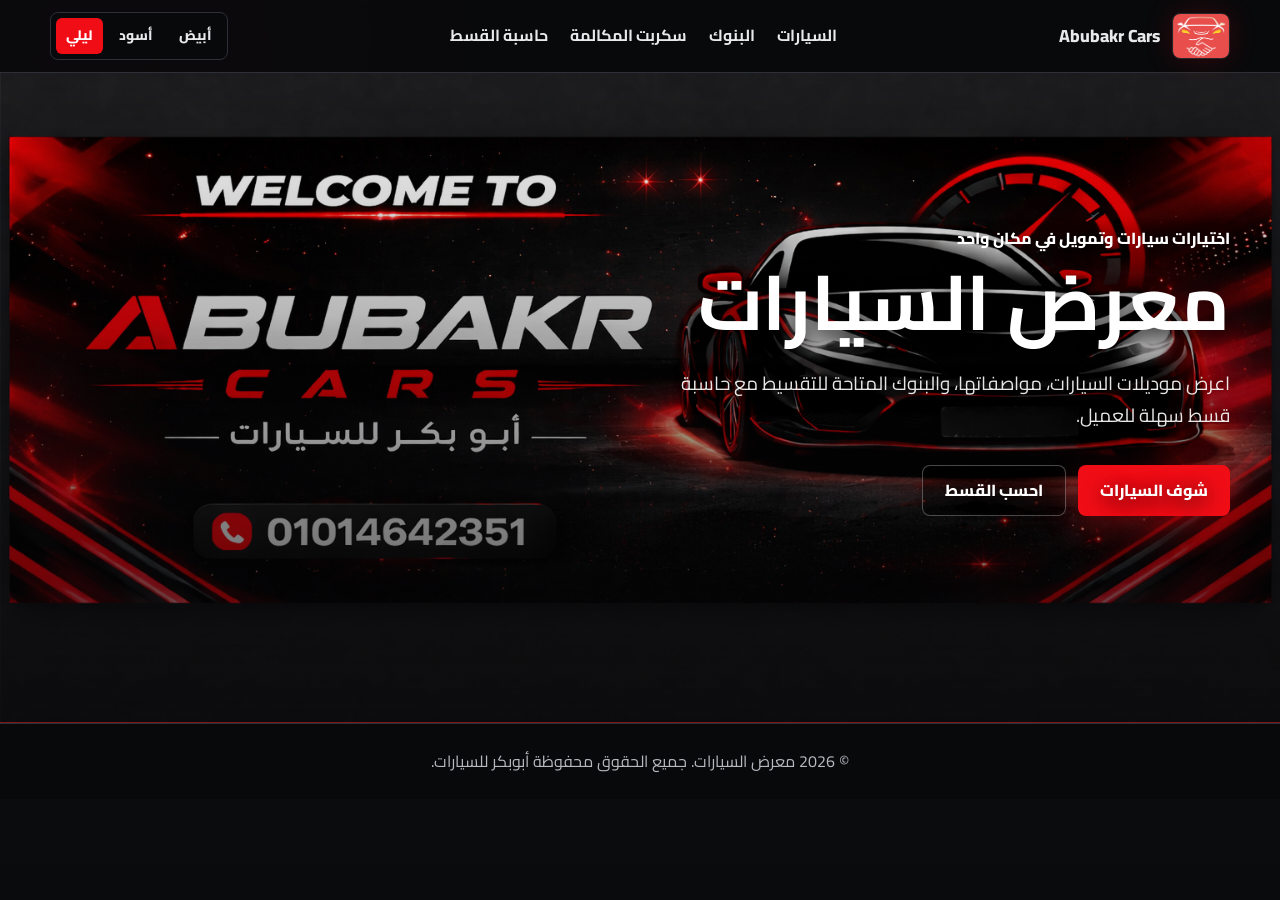
<file: index.html>
<!DOCTYPE html>
<html lang="ar" dir="rtl">
<head>
  <meta charset="UTF-8">
  <meta name="viewport" content="width=device-width, initial-scale=1.0">
  <title>معرض السيارات</title>
  <link rel="icon" type="image/png" href="assets/logo2.png">
  <link rel="preconnect" href="https://fonts.googleapis.com">
  <link rel="preconnect" href="https://fonts.gstatic.com" crossorigin>
  <link href="https://fonts.googleapis.com/css2?family=Cairo:wght@400;600;700;800&display=swap" rel="stylesheet">
  <link rel="stylesheet" href="styles.css">
</head>
<body>
  <header class="site-header">
    <nav class="nav">
      <a class="brand" href="#home" aria-label="الصفحة الرئيسية">
        <img class="brand-logo" src="assets/logo.png" alt="Abubakr Cars">
        <span>Abubakr Cars</span>
      </a>
      <div class="nav-links" aria-label="روابط الموقع">
        <a href="cars.html">السيارات</a>
        <a href="banks.html">البنوك</a>
        <a href="call-script.html">سكربت المكالمة</a>
        <a href="calculator.html">حاسبة القسط</a>
      </div>
      <div class="theme-switcher" aria-label="تغيير ألوان الموقع">
        <button class="theme-button" type="button" data-theme-button="light">أبيض</button>
        <button class="theme-button" type="button" data-theme-button="black">أسود</button>
        <button class="theme-button" type="button" data-theme-button="night">ليلي</button>
      </div>
    </nav>
  </header>

  <main>
    <section id="home" class="hero">
      <div class="hero-content">
        <p class="eyebrow">اختيارات سيارات وتمويل في مكان واحد</p>
        <h1>معرض السيارات</h1>
        <p class="hero-copy">اعرض موديلات السيارات، مواصفاتها، والبنوك المتاحة للتقسيط مع حاسبة قسط سهلة للعميل.</p>
        <div class="hero-actions">
          <a class="button primary" href="cars.html">شوف السيارات</a>
          <a class="button secondary" href="calculator.html">احسب القسط</a>
        </div>
      </div>
    </section>
  </main>

  <footer class="footer">
    <p>© <span id="year"></span> معرض السيارات. جميع الحقوق محفوظة أبوبكر للسيارات.</p>
  </footer>

  <script src="script.js"></script>
</body>
</html>
</file>
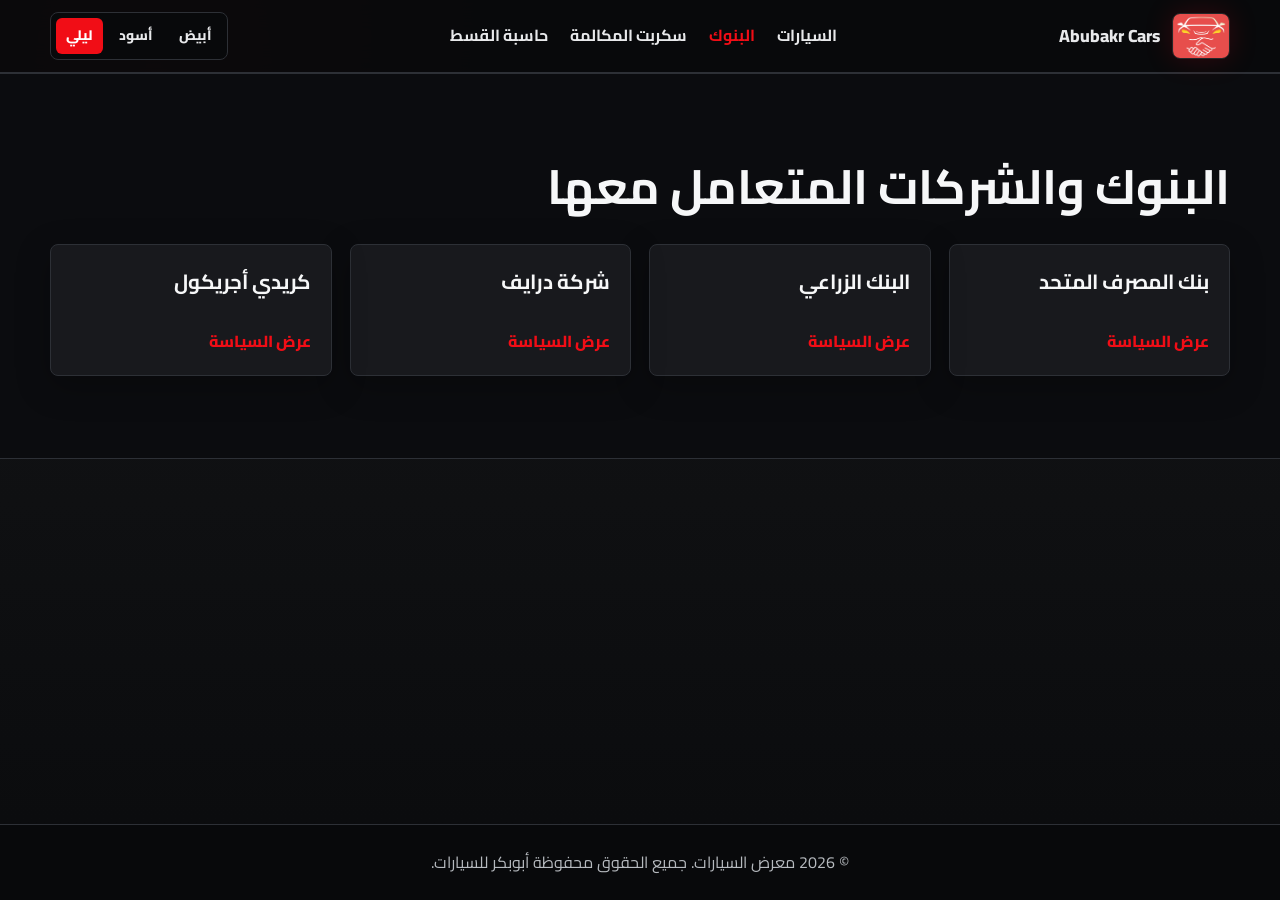
<file: banks.html>
<!DOCTYPE html>
<html lang="ar" dir="rtl">
<head>
  <meta charset="UTF-8">
  <meta name="viewport" content="width=device-width, initial-scale=1.0">
  <title>البنوك - معرض السيارات</title>
  <link rel="icon" type="image/png" href="assets/logo2.png">
  <link rel="preconnect" href="https://fonts.googleapis.com">
  <link rel="preconnect" href="https://fonts.gstatic.com" crossorigin>
  <link href="https://fonts.googleapis.com/css2?family=Cairo:wght@400;600;700;800&display=swap" rel="stylesheet">
  <link rel="stylesheet" href="styles.css">
</head>
<body class="banks-page">
  <header class="site-header">
    <nav class="nav">
      <a class="brand" href="index.html" aria-label="الصفحة الرئيسية">
        <img class="brand-logo" src="assets/logo.png" alt="Abubakr Cars">
        <span>Abubakr Cars</span>
      </a>
      <div class="nav-links" aria-label="روابط الموقع">
        <a href="cars.html">السيارات</a>
        <a class="active" href="banks.html">البنوك</a>
        <a href="call-script.html">سكربت المكالمة</a>
        <a href="calculator.html">حاسبة القسط</a>
      </div>
      <div class="theme-switcher" aria-label="تغيير ألوان الموقع">
        <button class="theme-button" type="button" data-theme-button="light">أبيض</button>
        <button class="theme-button" type="button" data-theme-button="black">أسود</button>
        <button class="theme-button" type="button" data-theme-button="night">ليلي</button>
      </div>
    </nav>
  </header>

  <main>
    <section id="banks" class="section muted">
      <div class="section-head">
        <h2>البنوك والشركات المتعامل معها</h2>
      </div>
      <div id="banksGrid" class="grid banks-grid" aria-live="polite"></div>
    </section>

    <section id="bankPolicy" class="section bank-policy-page" hidden aria-live="polite"></section>
    <section id="carDetail" class="section car-detail-page" hidden aria-live="polite"></section>
    <section id="installmentReceipt" class="installment-receipt" hidden aria-live="polite"></section>
  </main>

  <footer class="footer">
    <p>© <span id="year"></span> معرض السيارات. جميع الحقوق محفوظة أبوبكر للسيارات.</p>
  </footer>

  <script src="script.js"></script>
</body>
</html>
</file>
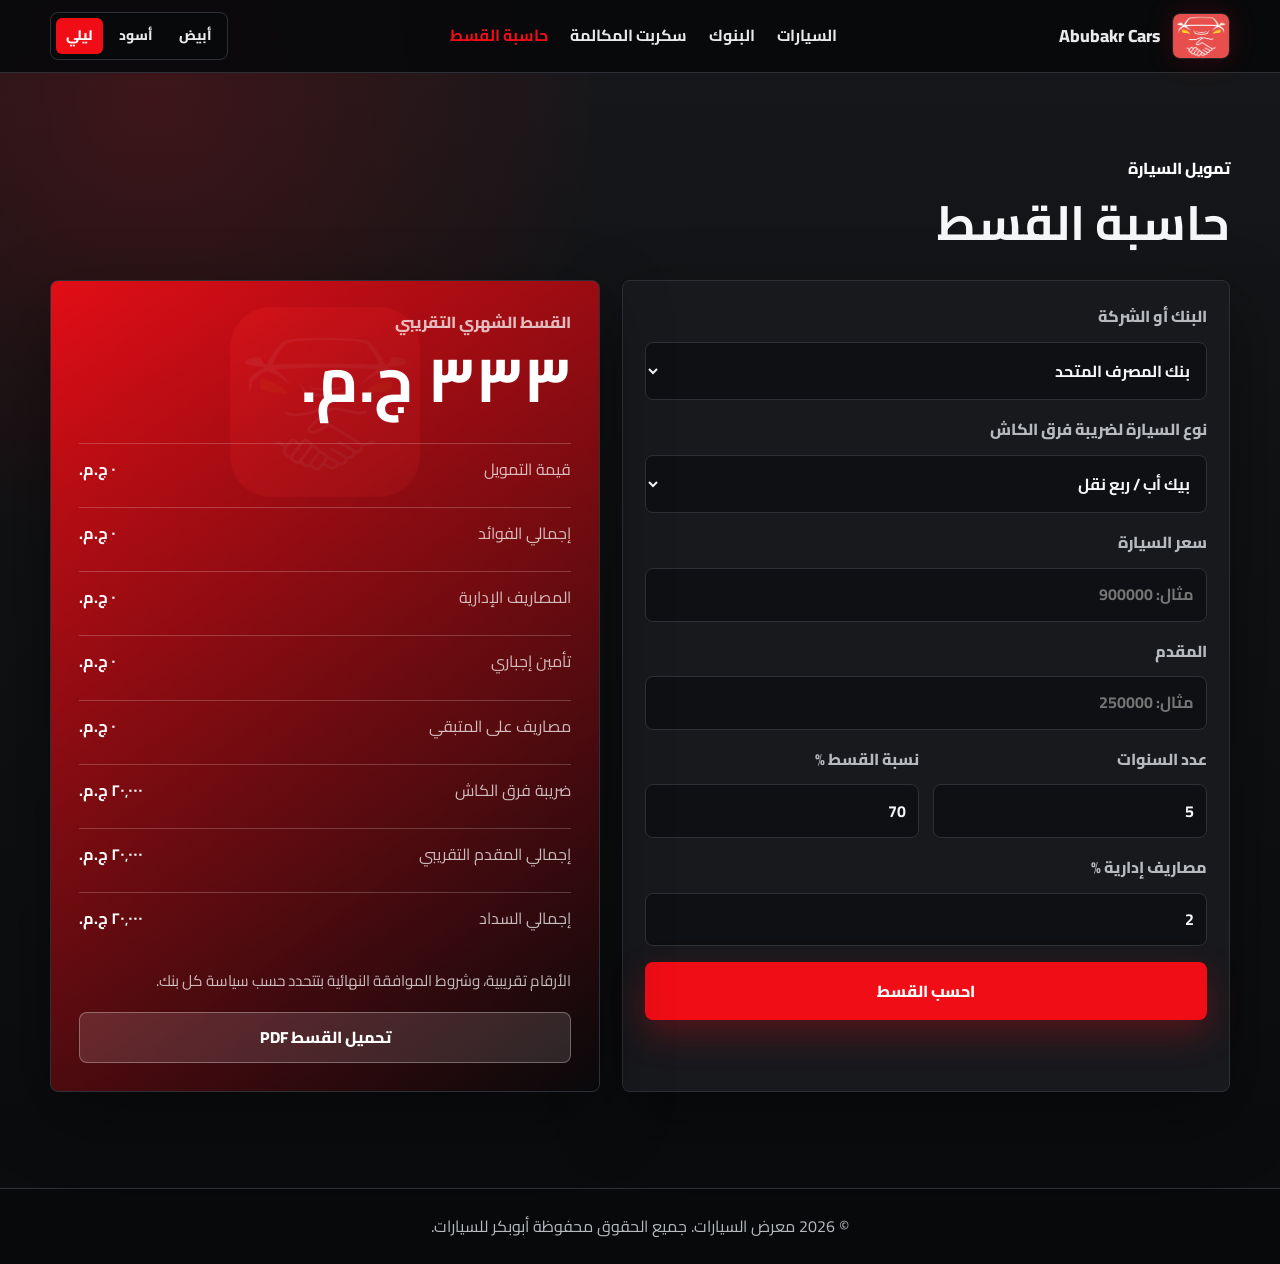
<file: calculator.html>
<!DOCTYPE html>
<html lang="ar" dir="rtl">
<head>
  <meta charset="UTF-8">
  <meta name="viewport" content="width=device-width, initial-scale=1.0">
  <title>حاسبة القسط - معرض السيارات</title>
  <link rel="icon" type="image/png" href="assets/logo2.png">
  <link rel="preconnect" href="https://fonts.googleapis.com">
  <link rel="preconnect" href="https://fonts.gstatic.com" crossorigin>
  <link href="https://fonts.googleapis.com/css2?family=Cairo:wght@400;600;700;800&display=swap" rel="stylesheet">
  <link rel="stylesheet" href="styles.css">
</head>
<body>
  <header class="site-header">
    <nav class="nav">
      <a class="brand" href="index.html" aria-label="الصفحة الرئيسية">
        <img class="brand-logo" src="assets/logo.png" alt="Abubakr Cars">
        <span>Abubakr Cars</span>
      </a>
      <div class="nav-links" aria-label="روابط الموقع">
        <a href="cars.html">السيارات</a>
        <a href="banks.html">البنوك</a>
        <a href="call-script.html">سكربت المكالمة</a>
        <a class="active" href="calculator.html">حاسبة القسط</a>
      </div>
      <div class="theme-switcher" aria-label="تغيير ألوان الموقع">
        <button class="theme-button" type="button" data-theme-button="light">أبيض</button>
        <button class="theme-button" type="button" data-theme-button="black">أسود</button>
        <button class="theme-button" type="button" data-theme-button="night">ليلي</button>
      </div>
    </nav>
  </header>

  <main>
    <section id="calculator" class="section calculator-section">
      <div class="section-head">
        <p class="eyebrow">تمويل السيارة</p>
        <h2>حاسبة القسط</h2>
      </div>

      <div class="calculator-layout">
        <form id="installmentForm" class="calculator" autocomplete="off">
          <label>
            البنك أو الشركة
            <select id="bankSelect"></select>
          </label>

          <label>
            نوع السيارة لضريبة فرق الكاش
            <select id="carTypeSelect">
              <option value="pickup">بيك أب / ربع نقل</option>
              <option value="hilux">هايلوكس</option>
              <option value="jmc">JMC</option>
              <option value="microbus">ميكروباص</option>
              <option value="jumbo">جامبو</option>
              <option value="sevenSeats">7 راكب</option>
              <option value="passenger">ملاكي</option>
              <option value="zymex">زيمكس</option>
              <option value="other">أخرى</option>
            </select>
          </label>

          <label>
            سعر السيارة
            <input id="carPrice" type="number" min="0" step="1000" placeholder="مثال: 900000">
          </label>

          <label>
            المقدم
            <input id="downPayment" type="number" min="0" step="1000" placeholder="مثال: 250000">
          </label>

          <div class="fields-row">
            <label>
              عدد السنوات
              <input id="years" type="number" min="1" max="10" step="1" value="5">
            </label>
            <label>
              نسبة القسط %
              <input id="interestRate" type="number" min="0" step="0.1">
            </label>
          </div>

          <label>
            مصاريف إدارية %
            <input id="adminFee" type="number" min="0" step="0.1">
          </label>

          <button class="button primary full" type="submit">احسب القسط</button>
          <p id="bankEligibilityNote" class="form-note"></p>
        </form>

        <aside class="result-panel" aria-live="polite">
          <span class="result-label">القسط الشهري التقريبي</span>
          <strong id="monthlyPayment">0 جنيه</strong>
          <div class="result-details">
            <p><span>قيمة التمويل</span><b id="loanAmount">0 جنيه</b></p>
            <p><span>إجمالي الفوائد</span><b id="totalInterest">0 جنيه</b></p>
            <p><span>المصاريف الإدارية</span><b id="adminFeeAmount">0 جنيه</b></p>
            <p><span>تأمين إجباري</span><b id="insuranceAmount">0 جنيه</b></p>
            <p><span>مصاريف على المتبقي</span><b id="remainingAdminAmount">0 جنيه</b></p>
            <p><span>ضريبة فرق الكاش</span><b id="cashDifferenceAmount">0 جنيه</b></p>
            <p><span>إجمالي المقدم التقريبي</span><b id="upfrontTotalAmount">0 جنيه</b></p>
            <p><span>إجمالي السداد</span><b id="totalPayment">0 جنيه</b></p>
          </div>
          <p class="note">الأرقام تقريبية، وشروط الموافقة النهائية بتتحدد حسب سياسة كل بنك.</p>
          <button id="downloadMainInstallment" class="button secondary full result-download" type="button">تحميل القسط PDF</button>
        </aside>
      </div>
    </section>

    <section id="installmentReceipt" class="installment-receipt" hidden aria-live="polite"></section>
  </main>

  <footer class="footer">
    <p>© <span id="year"></span> معرض السيارات. جميع الحقوق محفوظة أبوبكر للسيارات.</p>
  </footer>

  <script src="script.js"></script>
</body>
</html>
</file>
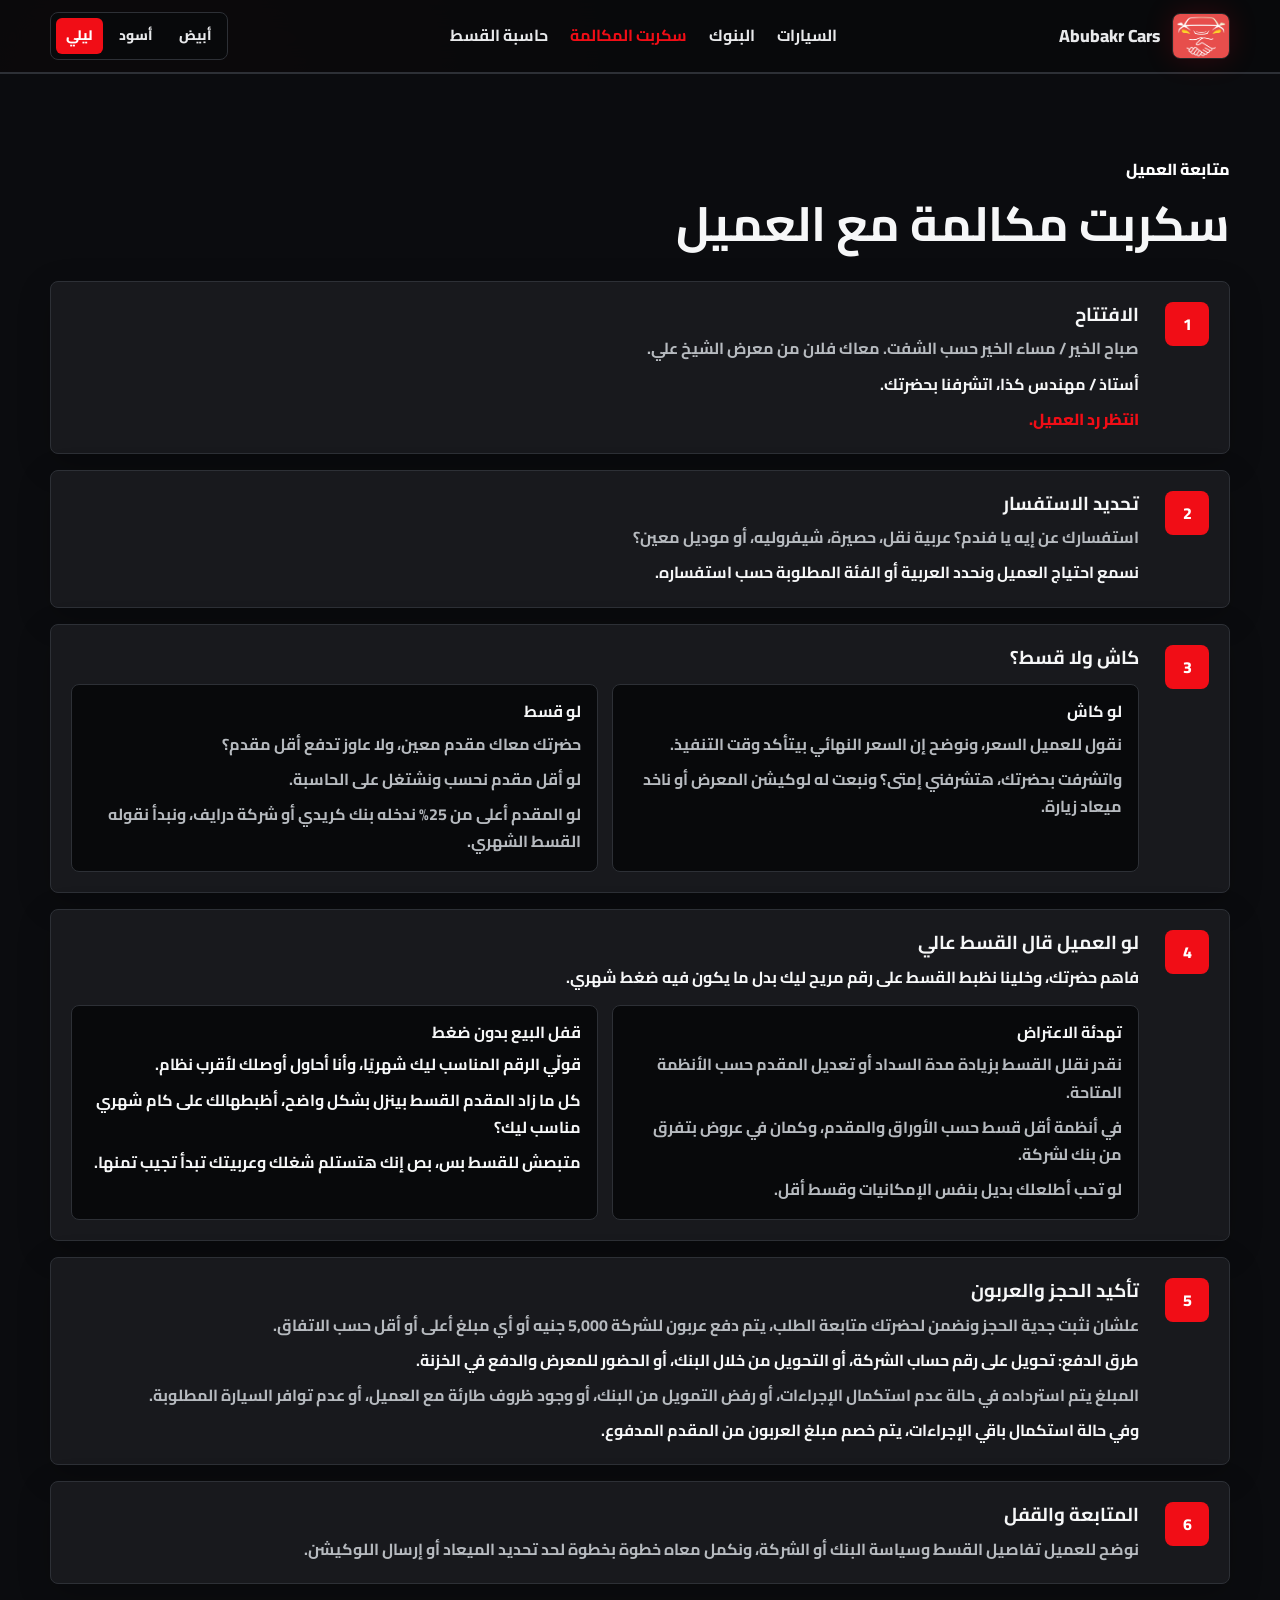
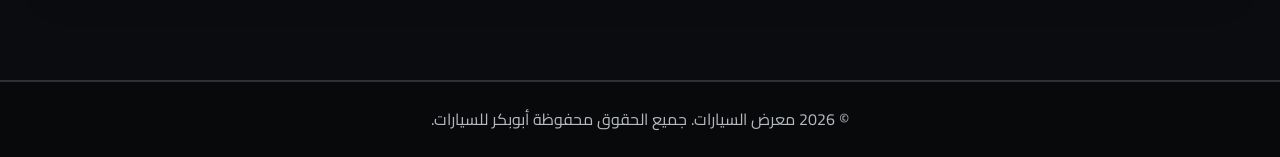
<file: call-script.html>
<!DOCTYPE html>
<html lang="ar" dir="rtl">
<head>
  <meta charset="UTF-8">
  <meta name="viewport" content="width=device-width, initial-scale=1.0">
  <title>سكربت المكالمة - معرض السيارات</title>
  <link rel="icon" type="image/png" href="assets/logo2.png">
  <link rel="preconnect" href="https://fonts.googleapis.com">
  <link rel="preconnect" href="https://fonts.gstatic.com" crossorigin>
  <link href="https://fonts.googleapis.com/css2?family=Cairo:wght@400;600;700;800&display=swap" rel="stylesheet">
  <link rel="stylesheet" href="styles.css">
</head>
<body>
  <header class="site-header">
    <nav class="nav">
      <a class="brand" href="index.html" aria-label="الصفحة الرئيسية">
        <img class="brand-logo" src="assets/logo.png" alt="Abubakr Cars">
        <span>Abubakr Cars</span>
      </a>
      <div class="nav-links" aria-label="روابط الموقع">
        <a href="cars.html">السيارات</a>
        <a href="banks.html">البنوك</a>
        <a class="active" href="call-script.html">سكربت المكالمة</a>
        <a href="calculator.html">حاسبة القسط</a>
      </div>
      <div class="theme-switcher" aria-label="تغيير ألوان الموقع">
        <button class="theme-button" type="button" data-theme-button="light">أبيض</button>
        <button class="theme-button" type="button" data-theme-button="black">أسود</button>
        <button class="theme-button" type="button" data-theme-button="night">ليلي</button>
      </div>
    </nav>
  </header>

  <main>
    <section id="callScript" class="section call-script-section muted">
      <div class="section-head">
        <p class="eyebrow">متابعة العميل</p>
        <h2>سكربت مكالمة مع العميل</h2>
      </div>

      <div class="call-script-card">
        <div class="call-script-step">
          <span>1</span>
          <div>
            <h3>الافتتاح</h3>
            <p>صباح الخير / مساء الخير حسب الشفت. معاك فلان من معرض الشيخ علي.</p>
            <p class="script-line">أستاذ / مهندس كذا، اتشرفنا بحضرتك.</p>
            <p class="wait-line">انتظر رد العميل.</p>
          </div>
        </div>

        <div class="call-script-step">
          <span>2</span>
          <div>
            <h3>تحديد الاستفسار</h3>
            <p>استفسارك عن إيه يا فندم؟ عربية نقل، حصيرة، شيفروليه، أو موديل معين؟</p>
            <p class="script-line">نسمع احتياج العميل ونحدد العربية أو الفئة المطلوبة حسب استفساره.</p>
          </div>
        </div>

        <div class="call-script-step split-step">
          <span>3</span>
          <div>
            <h3>كاش ولا قسط؟</h3>
            <div class="script-options">
              <article>
                <h4>لو كاش</h4>
                <p>نقول للعميل السعر، ونوضح إن السعر النهائي بيتأكد وقت التنفيذ.</p>
                <p>واتشرفت بحضرتك، هتشرفني إمتى؟ ونبعت له لوكيشن المعرض أو ناخد ميعاد زيارة.</p>
              </article>
              <article>
                <h4>لو قسط</h4>
                <p>حضرتك معاك مقدم معين، ولا عاوز تدفع أقل مقدم؟</p>
                <p>لو أقل مقدم نحسب ونشتغل على الحاسبة.</p>
                <p>لو المقدم أعلى من 25% ندخله بنك كريدي أو شركة درايف، ونبدأ نقوله القسط الشهري.</p>
              </article>
            </div>
          </div>
        </div>

        <div class="call-script-step">
          <span>4</span>
          <div>
            <h3>لو العميل قال القسط عالي</h3>
            <p class="script-line">فاهم حضرتك، وخلينا نظبط القسط على رقم مريح ليك بدل ما يكون فيه ضغط شهري.</p>
            <div class="script-options">
              <article>
                <h4>تهدئة الاعتراض</h4>
                <p>نقدر نقلل القسط بزيادة مدة السداد أو تعديل المقدم حسب الأنظمة المتاحة.</p>
                <p>في أنظمة أقل قسط حسب الأوراق والمقدم، وكمان في عروض بتفرق من بنك لشركة.</p>
                <p>لو تحب أطلعلك بديل بنفس الإمكانيات وقسط أقل.</p>
              </article>
              <article>
                <h4>قفل البيع بدون ضغط</h4>
                <p class="script-line">قولّي الرقم المناسب ليك شهريًا، وأنا أحاول أوصلك لأقرب نظام.</p>
                <p class="script-line">كل ما زاد المقدم القسط بينزل بشكل واضح، أظبطهالك على كام شهري مناسب ليك؟</p>
                <p class="script-line">متبصش للقسط بس، بص إنك هتستلم شغلك وعربيتك تبدأ تجيب تمنها.</p>
              </article>
            </div>
          </div>
        </div>

        <div class="call-script-step">
          <span>5</span>
          <div>
            <h3>تأكيد الحجز والعربون</h3>
            <p>علشان نثبت جدية الحجز ونضمن لحضرتك متابعة الطلب، يتم دفع عربون للشركة 5,000 جنيه أو أي مبلغ أعلى أو أقل حسب الاتفاق.</p>
            <p class="script-line">طرق الدفع: تحويل على رقم حساب الشركة، أو التحويل من خلال البنك، أو الحضور للمعرض والدفع في الخزنة.</p>
            <p>المبلغ يتم استرداده في حالة عدم استكمال الإجراءات، أو رفض التمويل من البنك، أو وجود ظروف طارئة مع العميل، أو عدم توافر السيارة المطلوبة.</p>
            <p class="script-line">وفي حالة استكمال باقي الإجراءات، يتم خصم مبلغ العربون من المقدم المدفوع.</p>
          </div>
        </div>

        <div class="call-script-step">
          <span>6</span>
          <div>
            <h3>المتابعة والقفل</h3>
            <p>نوضح للعميل تفاصيل القسط وسياسة البنك أو الشركة، ونكمل معاه خطوة بخطوة لحد تحديد الميعاد أو إرسال اللوكيشن.</p>
          </div>
        </div>
      </div>
    </section>
  </main>

  <footer class="footer">
    <p>© <span id="year"></span> معرض السيارات. جميع الحقوق محفوظة أبوبكر للسيارات.</p>
  </footer>

  <script src="script.js"></script>
</body>
</html>
</file>
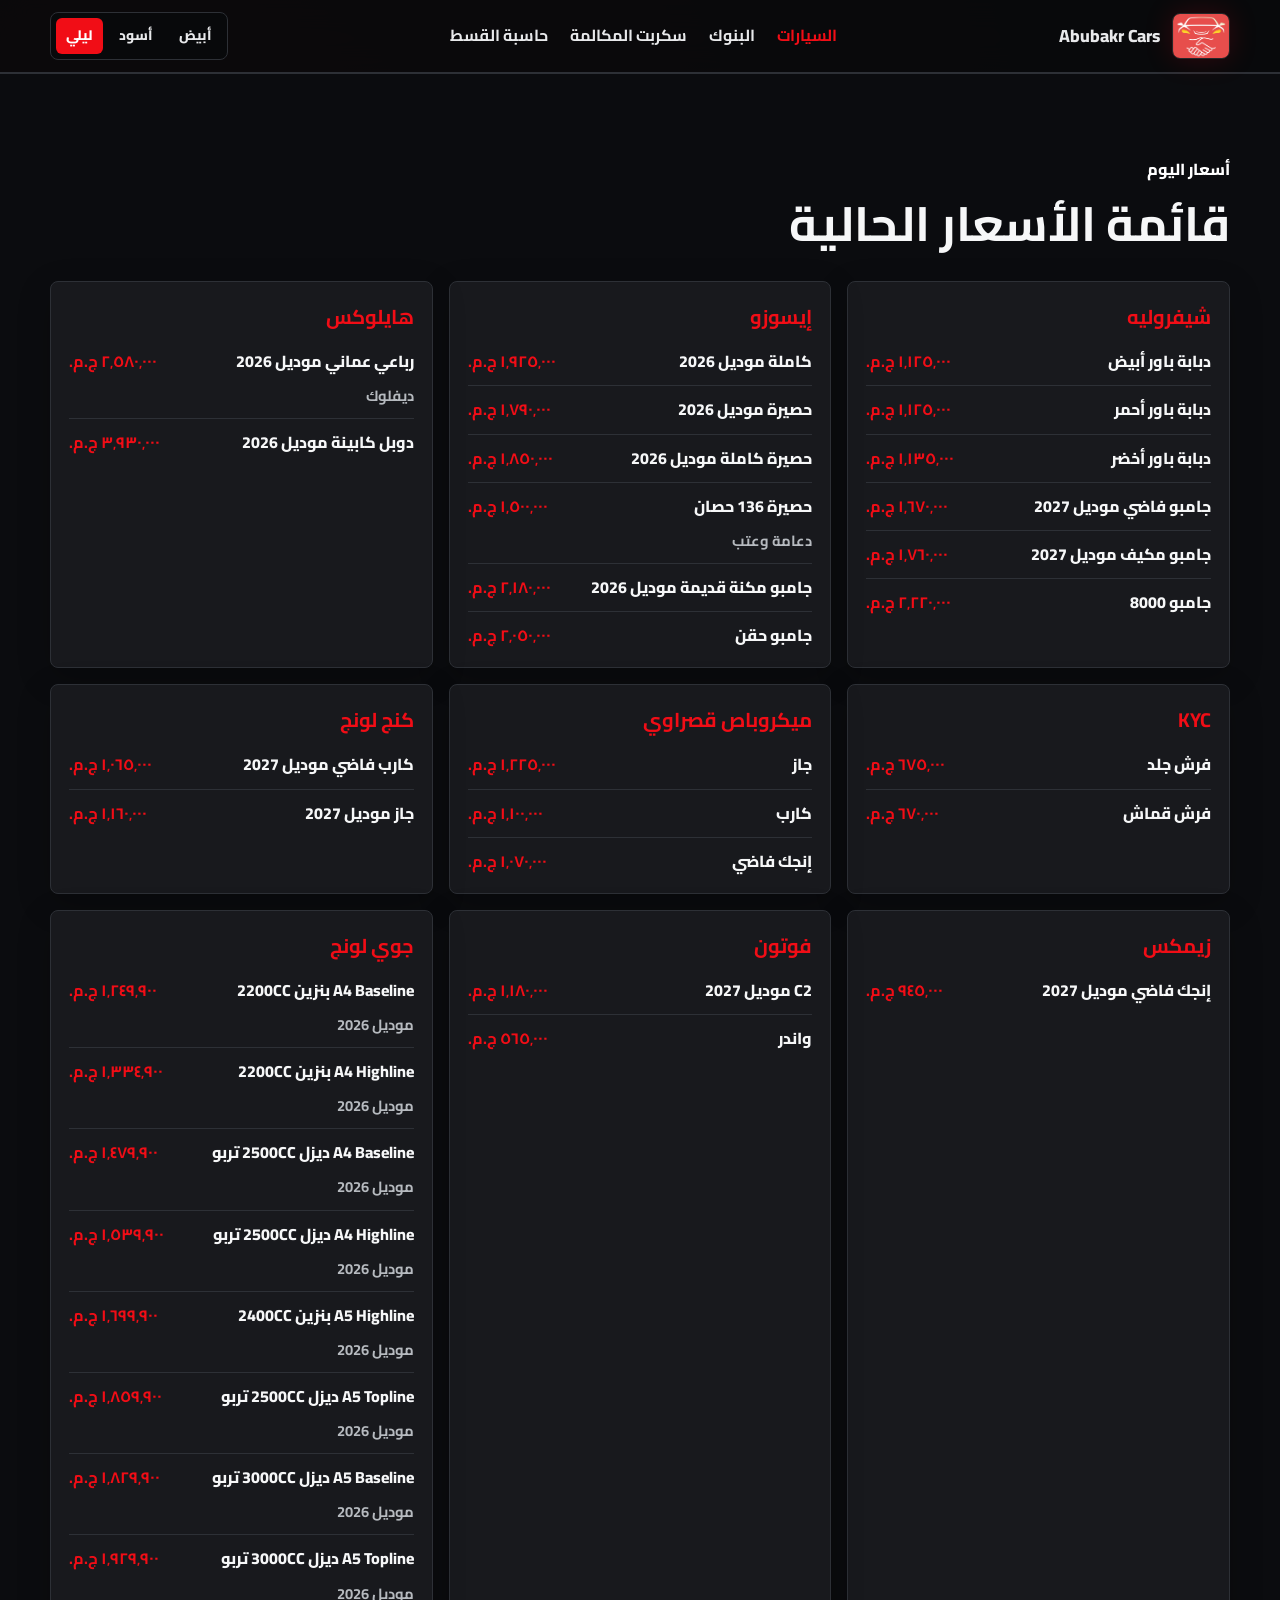
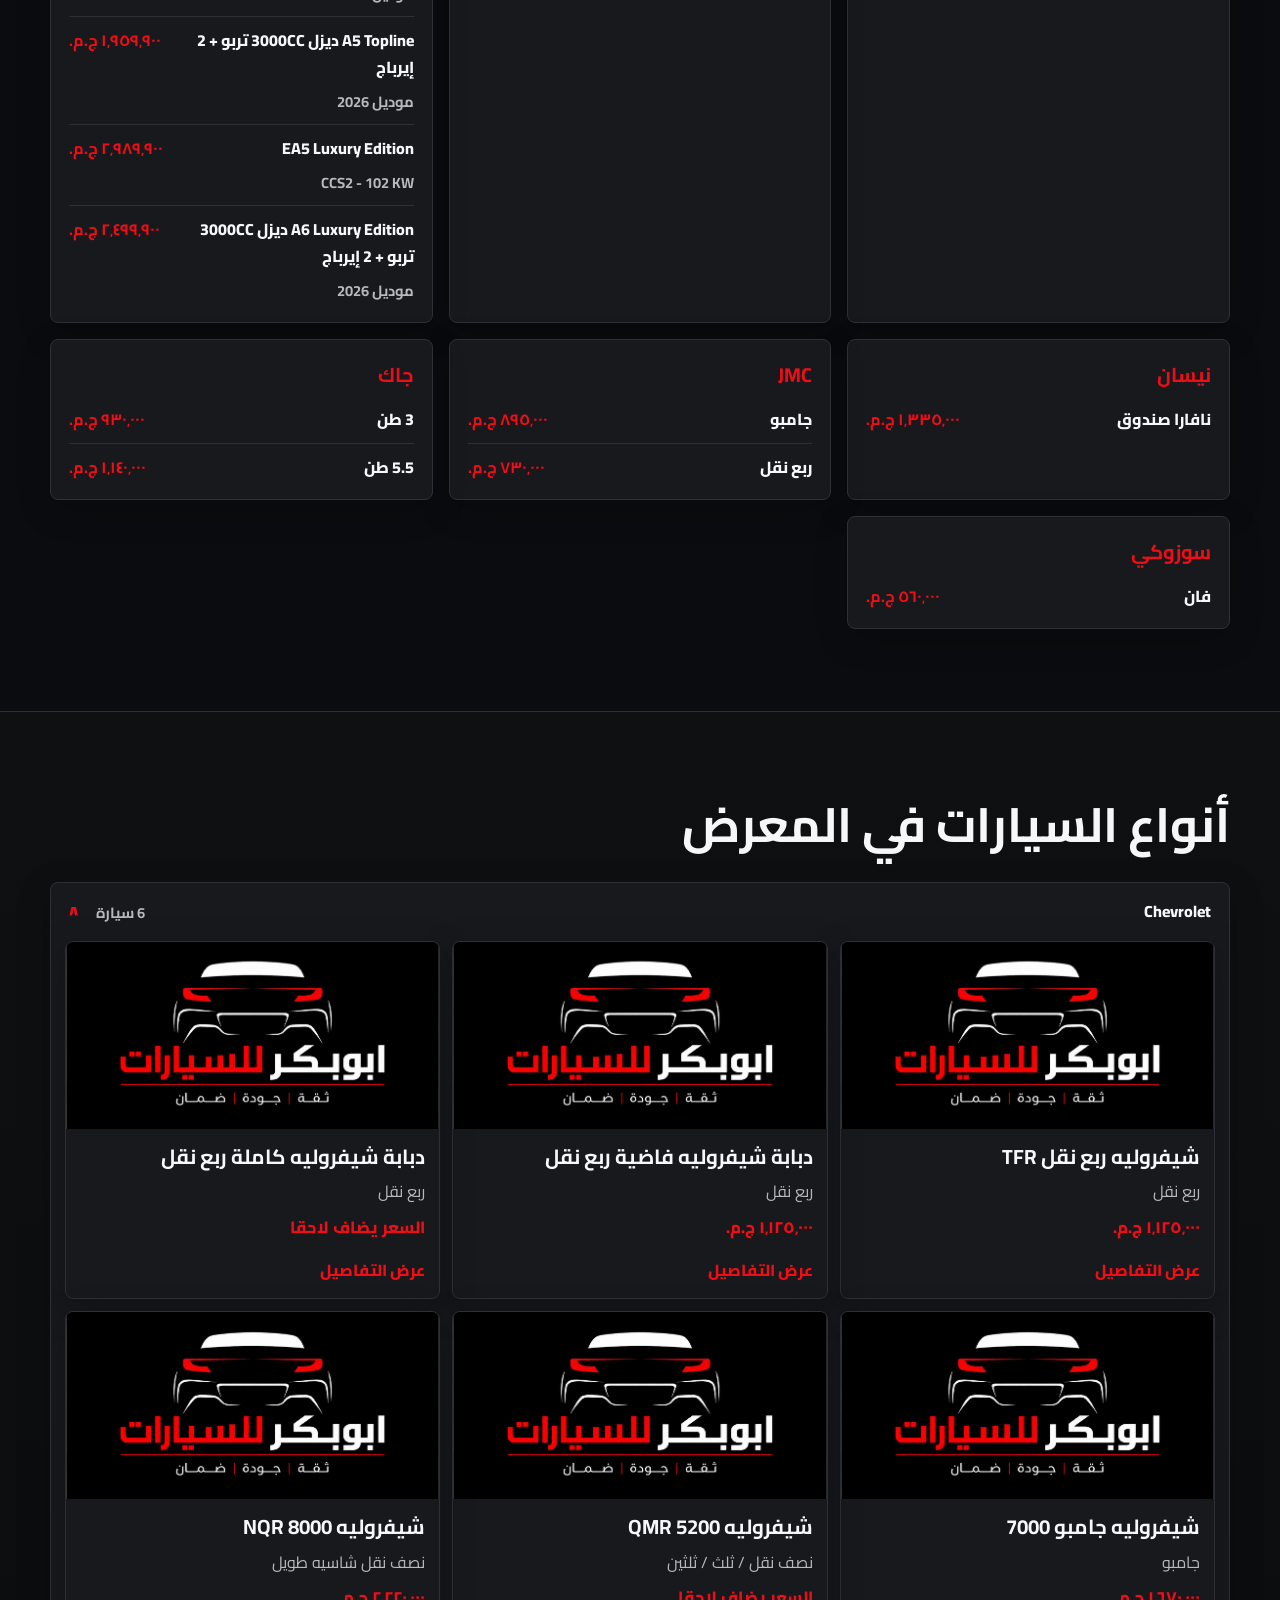
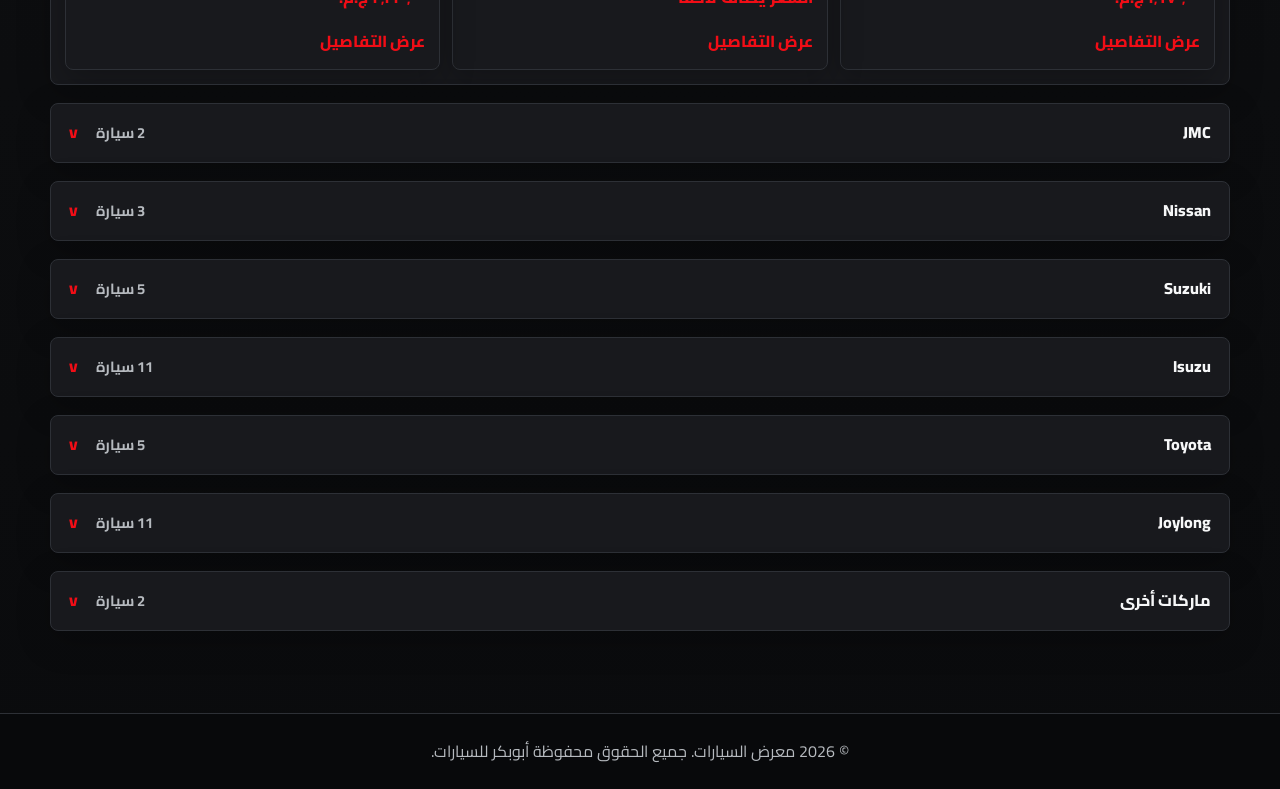
<file: cars.html>
<!DOCTYPE html>
<html lang="ar" dir="rtl">
<head>
  <meta charset="UTF-8">
  <meta name="viewport" content="width=device-width, initial-scale=1.0">
  <title>السيارات - معرض السيارات</title>
  <link rel="icon" type="image/png" href="assets/logo2.png">
  <link rel="preconnect" href="https://fonts.googleapis.com">
  <link rel="preconnect" href="https://fonts.gstatic.com" crossorigin>
  <link href="https://fonts.googleapis.com/css2?family=Cairo:wght@400;600;700;800&display=swap" rel="stylesheet">
  <link rel="stylesheet" href="styles.css">
</head>
<body>
  <header class="site-header">
    <nav class="nav">
      <a class="brand" href="index.html" aria-label="الصفحة الرئيسية">
        <img class="brand-logo" src="assets/logo.png" alt="Abubakr Cars">
        <span>Abubakr Cars</span>
      </a>
      <div class="nav-links" aria-label="روابط الموقع">
        <a class="active" href="cars.html">السيارات</a>
        <a href="banks.html">البنوك</a>
        <a href="call-script.html">سكربت المكالمة</a>
        <a href="calculator.html">حاسبة القسط</a>
      </div>
      <div class="theme-switcher" aria-label="تغيير ألوان الموقع">
        <button class="theme-button" type="button" data-theme-button="light">أبيض</button>
        <button class="theme-button" type="button" data-theme-button="black">أسود</button>
        <button class="theme-button" type="button" data-theme-button="night">ليلي</button>
      </div>
    </nav>
  </header>

  <main>
    <section id="dailyPrices" class="section muted">
      <div class="section-head">
        <p class="eyebrow">أسعار اليوم</p>
        <h2>قائمة الأسعار الحالية</h2>
      </div>
      <div id="dailyPricesGrid" class="daily-prices-grid" aria-live="polite"></div>
    </section>

    <section id="cars" class="section">
      <div class="section-head">
        <h2>أنواع السيارات في المعرض</h2>
      </div>
      <div id="carsGrid" class="grid cars-grid" aria-live="polite"></div>
    </section>

    <section id="bankPolicy" class="section bank-policy-page" hidden aria-live="polite"></section>
    <section id="carDetail" class="section car-detail-page" hidden aria-live="polite"></section>
    <section id="installmentReceipt" class="installment-receipt" hidden aria-live="polite"></section>
  </main>

  <footer class="footer">
    <p>© <span id="year"></span> معرض السيارات. جميع الحقوق محفوظة أبوبكر للسيارات.</p>
  </footer>

  <script src="script.js"></script>
</body>
</html>
</file>
<file: styles.css>
:root {
  --bg: #111214;
  --surface: #18191d;
  --surface-strong: #08090b;
  --text: #f6f7f8;
  --muted: #b6babf;
  --line: #2d3036;
  --primary: #f10d16;
  --primary-dark: #b60008;
  --accent: #ffffff;
  --soft: #241316;
  --page-bg: radial-gradient(circle at 12% 8%, rgba(241, 13, 22, 0.18), transparent 28%),
    linear-gradient(180deg, #17181b 0%, #111214 38%, #0a0b0d 100%);
  --header-bg: rgba(7, 8, 10, 0.9);
  --nav-text: #e8e9eb;
  --input-bg: #0f1013;
  --muted-section: #0b0c0f;
  --shadow: 0 24px 70px rgba(0, 0, 0, 0.42);
}

body[data-theme="light"] {
  --bg: #f5f6f8;
  --surface: #ffffff;
  --surface-strong: #f0f1f3;
  --text: #121417;
  --muted: #5d646d;
  --line: #d9dde3;
  --primary: #e50914;
  --primary-dark: #b60008;
  --accent: #e50914;
  --soft: #fff1f2;
  --page-bg: linear-gradient(180deg, #ffffff 0%, #f5f6f8 46%, #eceff3 100%);
  --header-bg: rgba(255, 255, 255, 0.92);
  --nav-text: #252a31;
  --input-bg: #ffffff;
  --muted-section: #eef1f5;
  --shadow: 0 18px 48px rgba(15, 23, 42, 0.12);
}

body[data-theme="black"] {
  --bg: #000000;
  --surface: #080808;
  --surface-strong: #000000;
  --text: #ffffff;
  --muted: #b9b9b9;
  --line: #222222;
  --primary: #ffffff;
  --primary-dark: #d8d8d8;
  --accent: #ffffff;
  --soft: #111111;
  --page-bg: linear-gradient(180deg, #050505 0%, #000000 100%);
  --header-bg: rgba(0, 0, 0, 0.94);
  --nav-text: #ffffff;
  --input-bg: #050505;
  --muted-section: #050505;
  --shadow: 0 22px 70px rgba(0, 0, 0, 0.72);
}

body[data-theme="night"] {
  --bg: #111214;
  --surface: #18191d;
  --surface-strong: #08090b;
  --text: #f6f7f8;
  --muted: #b6babf;
  --line: #2d3036;
  --primary: #f10d16;
  --primary-dark: #b60008;
  --accent: #ffffff;
  --soft: #241316;
  --page-bg: radial-gradient(circle at 12% 8%, rgba(241, 13, 22, 0.18), transparent 28%),
    linear-gradient(180deg, #17181b 0%, #111214 38%, #0a0b0d 100%);
  --header-bg: rgba(7, 8, 10, 0.9);
  --nav-text: #e8e9eb;
  --input-bg: #0f1013;
  --muted-section: #0b0c0f;
  --shadow: 0 24px 70px rgba(0, 0, 0, 0.42);
}

* {
  box-sizing: border-box;
}

html {
  scroll-behavior: smooth;
}

body {
  margin: 0;
  min-height: 100vh;
  font-family: "Cairo", Arial, sans-serif;
  background: var(--page-bg);
  color: var(--text);
  line-height: 1.7;
}

body.banks-page {
  display: flex;
  flex-direction: column;
}

body.banks-page main {
  flex: 1;
}

a {
  color: inherit;
  text-decoration: none;
}

.site-header {
  position: sticky;
  top: 0;
  z-index: 20;
  background: var(--header-bg);
  border-bottom: 1px solid var(--line);
  backdrop-filter: blur(14px);
}

.nav {
  width: min(1180px, calc(100% - 32px));
  margin: auto;
  min-height: 72px;
  display: flex;
  align-items: center;
  justify-content: space-between;
  gap: 24px;
}

.brand {
  display: inline-flex;
  align-items: center;
  gap: 12px;
  font-weight: 800;
  font-size: 1.1rem;
  color: var(--nav-text);
}

.brand-logo {
  width: 58px;
  height: 46px;
  display: block;
  border-radius: 8px;
  object-fit: cover;
  border: 1px solid rgba(255, 255, 255, 0.12);
  box-shadow: 0 0 28px rgba(241, 13, 22, 0.18);
}

.nav-links {
  display: flex;
  align-items: center;
  gap: 22px;
  color: var(--nav-text);
  font-weight: 700;
}

.nav-links a:hover,
.nav-links a.active {
  color: var(--primary);
}

.theme-switcher {
  display: inline-flex;
  gap: 6px;
  padding: 5px;
  border: 1px solid var(--line);
  border-radius: 8px;
  background: var(--surface-strong);
}

.theme-button {
  min-height: 34px;
  padding: 6px 10px;
  border: 0;
  border-radius: 6px;
  background: transparent;
  color: var(--nav-text);
  font: inherit;
  font-size: 0.86rem;
  font-weight: 800;
  cursor: pointer;
}

.theme-button:hover,
.theme-button.active {
  background: var(--primary);
  color: #fff;
}

body[data-theme="black"] .theme-button:hover,
body[data-theme="black"] .theme-button.active {
  color: #000;
}

.hero {
  min-height: 650px;
  display: flex;
  align-items: flex-end;
  background:
    linear-gradient(180deg, rgba(5, 5, 7, 0.02), rgba(5, 5, 7, 0.72)),
    url("assets/hero-bg.png") center/cover;
  color: #fff;
  border-bottom: 1px solid rgba(241, 13, 22, 0.45);
}

.hero-content {
  width: min(1180px, calc(100% - 32px));
  margin: auto;
  padding: 0 0 54px;
  text-shadow: 0 4px 20px rgba(0, 0, 0, 0.9);
}

.eyebrow {
  margin: 0 0 10px;
  color: var(--accent);
  font-weight: 800;
}

.hero h1 {
  margin: 0;
  max-width: 620px;
  font-size: clamp(2.4rem, 6vw, 5rem);
  line-height: 1.05;
  letter-spacing: 0;
}

.hero-copy {
  max-width: 560px;
  margin: 24px 0 0;
  color: rgba(255, 255, 255, 0.9);
  font-size: 1.18rem;
}

.hero-actions {
  margin-top: 34px;
  display: flex;
  flex-wrap: wrap;
  gap: 12px;
}

.button {
  min-height: 48px;
  padding: 11px 22px;
  display: inline-flex;
  align-items: center;
  justify-content: center;
  border: 0;
  border-radius: 8px;
  font: inherit;
  font-weight: 800;
  cursor: pointer;
}

.button.primary {
  background: var(--primary);
  color: #fff;
  box-shadow: 0 14px 34px rgba(241, 13, 22, 0.28);
}

.button.primary:hover {
  background: var(--primary-dark);
}

.button.secondary {
  background: rgba(0, 0, 0, 0.36);
  color: #fff;
  border: 1px solid rgba(255, 255, 255, 0.28);
}

.button.full {
  width: 100%;
}

.section {
  width: min(1180px, calc(100% - 32px));
  margin: auto;
  padding: 82px 0;
}

.section.muted {
  width: 100%;
  padding-inline: max(16px, calc((100vw - 1180px) / 2));
  background: var(--muted-section);
  border-block: 1px solid var(--line);
}

.section-head {
  margin-bottom: 28px;
}

.section-head h2 {
  margin: 0;
  font-size: clamp(1.8rem, 4vw, 3rem);
  line-height: 1.25;
}

.grid {
  display: grid;
  gap: 18px;
}

.cars-grid {
  grid-template-columns: 1fr;
}

.daily-prices-grid {
  display: grid;
  grid-template-columns: repeat(3, minmax(0, 1fr));
  gap: 16px;
}

.daily-price-card {
  padding: 18px;
  background: var(--surface);
  border: 1px solid var(--line);
  border-radius: 8px;
  box-shadow: 0 10px 34px rgba(0, 0, 0, 0.2);
}

.daily-price-card h3 {
  margin: 0 0 14px;
  color: var(--primary);
  font-size: 1.25rem;
}

.daily-price-list {
  display: grid;
  gap: 10px;
}

.daily-price-item {
  display: grid;
  grid-template-columns: 1fr auto;
  gap: 12px;
  padding-top: 10px;
  border-top: 1px solid var(--line);
}

.daily-price-item:first-child {
  padding-top: 0;
  border-top: 0;
}

.daily-price-item span {
  color: var(--text);
  font-weight: 800;
}

.daily-price-item b {
  color: var(--primary);
  white-space: nowrap;
}

.daily-price-note {
  grid-column: 1 / -1;
  margin: -4px 0 0;
  color: var(--muted);
  font-size: 0.92rem;
  font-weight: 700;
}

.banks-grid {
  grid-template-columns: repeat(4, minmax(0, 1fr));
}

.card {
  background: var(--surface);
  border: 1px solid var(--line);
  border-radius: 8px;
  overflow: hidden;
  box-shadow: 0 10px 34px rgba(0, 0, 0, 0.26);
}

.car-image {
  width: 100%;
  aspect-ratio: 16 / 10;
  object-fit: cover;
  display: block;
  background: #111;
}

.car-link {
  display: block;
  transition: border-color 0.2s ease, transform 0.2s ease, box-shadow 0.2s ease;
}

.car-link:hover {
  border-color: var(--primary);
  transform: translateY(-3px);
  box-shadow: 0 18px 42px rgba(0, 0, 0, 0.34);
}

.card-body {
  padding: 18px;
}

.cars-dropdown {
  background: var(--surface);
  border: 1px solid var(--line);
  border-radius: 8px;
  overflow: hidden;
  box-shadow: 0 10px 34px rgba(0, 0, 0, 0.22);
}

.cars-dropdown summary {
  min-height: 58px;
  padding: 14px 18px;
  display: flex;
  align-items: center;
  justify-content: space-between;
  gap: 18px;
  cursor: pointer;
  color: var(--text);
  font-weight: 800;
  list-style: none;
}

.cars-dropdown summary::-webkit-details-marker {
  display: none;
}

.cars-dropdown summary::after {
  content: "v";
  color: var(--primary);
  font-size: 1.05rem;
  line-height: 1;
  transition: transform 0.2s ease;
}

.cars-dropdown[open] summary::after {
  transform: rotate(180deg);
}

.cars-dropdown summary b {
  margin-inline-start: auto;
  color: var(--muted);
  font-size: 0.92rem;
}

.cars-dropdown-list {
  padding: 0 14px 14px;
  display: grid;
  grid-template-columns: repeat(3, minmax(0, 1fr));
  gap: 12px;
}

.compact-car-card {
  min-height: 100%;
}

.compact-car-card .car-image {
  aspect-ratio: 16 / 8;
}

.compact-car-card .card-body {
  padding: 14px;
}

.compact-car-card h3 {
  font-size: 1.05rem;
  line-height: 1.35;
}

.compact-car-card .meta {
  margin-bottom: 8px;
}

.compact-car-card .price {
  font-size: 1.02rem;
}

.card h3 {
  margin: 0 0 8px;
  font-size: 1.28rem;
}

.meta {
  color: var(--muted);
  margin: 0 0 14px;
}

.price {
  color: var(--primary);
  font-size: 1.25rem;
  font-weight: 800;
}

.car-card-action {
  display: inline-flex;
  margin-top: 16px;
  color: var(--primary);
  font-weight: 800;
}

.specs {
  list-style: none;
  padding: 0;
  margin: 16px 0 0;
  display: grid;
  gap: 8px;
}

.specs li {
  display: flex;
  justify-content: space-between;
  gap: 16px;
  padding-top: 8px;
  border-top: 1px solid var(--line);
}

.specs span {
  color: var(--muted);
}

.bank-card {
  padding: 20px;
  min-height: 130px;
}

.bank-link {
  display: flex;
  flex-direction: column;
  transition: border-color 0.2s ease, transform 0.2s ease, box-shadow 0.2s ease;
}

.bank-link:hover {
  border-color: var(--primary);
  transform: translateY(-3px);
  box-shadow: 0 18px 42px rgba(0, 0, 0, 0.34);
}

.bank-card h3 {
  margin-bottom: 12px;
}

.bank-list {
  margin: 14px 0 0;
  padding: 0 20px 0 0;
  color: var(--muted);
}

.bank-card-action {
  margin-top: auto;
  padding-top: 16px;
  color: var(--primary);
  font-weight: 800;
}

.bank-policy-page,
.car-detail-page {
  min-height: calc(100vh - 72px);
}

.policy-header {
  display: flex;
  flex-wrap: wrap;
  gap: 12px;
  margin-bottom: 18px;
}

.policy-card {
  background: var(--surface);
  border: 1px solid var(--line);
  border-radius: 8px;
  box-shadow: var(--shadow);
  padding: clamp(20px, 4vw, 38px);
}

.policy-card h2 {
  margin: 0;
  font-size: clamp(2rem, 5vw, 3.8rem);
  line-height: 1.2;
}

.policy-intro {
  margin: 12px 0 0;
  color: var(--muted);
  font-weight: 800;
}

.policy-summary {
  list-style: none;
  margin: 28px 0 0;
  padding: 0;
  display: grid;
  grid-template-columns: repeat(3, minmax(0, 1fr));
  gap: 12px;
}

.policy-summary li,
.policy-rates li {
  border: 1px solid var(--line);
  border-radius: 8px;
  background: var(--surface-strong);
  padding: 14px;
  display: grid;
  gap: 6px;
}

.policy-summary span,
.policy-rates span {
  color: var(--muted);
  font-weight: 800;
}

.policy-summary b,
.policy-rates b {
  color: var(--text);
}

.policy-block {
  margin-top: 32px;
}

.policy-block h3 {
  margin: 0 0 14px;
  font-size: 1.45rem;
}

.policy-list {
  margin: 0;
  padding: 0 22px 0 0;
  color: var(--muted);
  columns: 2;
  column-gap: 38px;
}

.policy-list li {
  break-inside: avoid;
  margin-bottom: 8px;
}

.policy-rates {
  list-style: none;
  margin: 0;
  padding: 0;
  display: grid;
  grid-template-columns: repeat(4, minmax(0, 1fr));
  gap: 12px;
}

.policy-calculator-layout {
  display: grid;
  grid-template-columns: 1.05fr 0.95fr;
  gap: 22px;
  align-items: stretch;
}

.policy-result-panel {
  box-shadow: none;
}

.policy-result-panel [data-policy-result="monthly"],
.policy-result-panel [data-car-result="monthly"] {
  display: block;
  margin-top: 8px;
  font-size: clamp(2rem, 4vw, 3.4rem);
  line-height: 1.1;
}

.car-detail-hero {
  display: grid;
  grid-template-columns: minmax(280px, 0.95fr) minmax(0, 1.05fr);
  gap: 28px;
  align-items: stretch;
}

.car-detail-gallery {
  min-width: 0;
  display: grid;
  gap: 12px;
  align-content: start;
}

.car-detail-image {
  width: 100%;
  min-height: 340px;
  max-height: 520px;
  display: block;
  object-fit: cover;
  border-radius: 8px;
  border: 1px solid var(--line);
  background: #111;
}

.car-gallery-thumbs {
  display: grid;
  grid-template-columns: repeat(auto-fit, minmax(86px, 1fr));
  gap: 8px;
}

.car-gallery-thumbs a {
  display: block;
  aspect-ratio: 4 / 3;
  border: 1px solid var(--line);
  border-radius: 8px;
  overflow: hidden;
  background: #111;
}

.car-gallery-thumbs img {
  width: 100%;
  height: 100%;
  display: block;
  object-fit: cover;
  transition: transform 0.2s ease;
}

.car-gallery-thumbs a:hover img {
  transform: scale(1.04);
}

.car-detail-info {
  min-width: 0;
  display: flex;
  flex-direction: column;
  justify-content: center;
}

.car-detail-info h2 {
  margin: 0;
  font-size: clamp(2rem, 5vw, 4rem);
  line-height: 1.15;
}

.car-detail-price {
  margin-top: 20px;
  font-size: clamp(1.6rem, 3vw, 2.5rem);
}

.car-detail-specs {
  grid-template-columns: repeat(2, minmax(0, 1fr));
}

.policy-cars-grid {
  display: grid;
  grid-template-columns: repeat(3, minmax(0, 1fr));
  gap: 12px;
}

.policy-car-item {
  min-height: 112px;
  display: grid;
  grid-template-columns: 108px 1fr;
  gap: 14px;
  align-items: center;
  border: 1px solid var(--line);
  border-radius: 8px;
  background: var(--surface-strong);
  overflow: hidden;
}

.policy-car-item img {
  width: 108px;
  height: 100%;
  min-height: 112px;
  object-fit: cover;
}

.policy-car-item div {
  padding: 12px 12px 12px 0;
}

.policy-car-item h4 {
  margin: 0 0 4px;
  font-size: 1rem;
  line-height: 1.4;
}

.policy-car-item p {
  margin: 0;
  color: var(--muted);
  font-weight: 800;
}

.calculator-section {
  padding-bottom: 96px;
}

.call-script-section {
  padding-bottom: 96px;
}

.call-script-card {
  display: grid;
  gap: 16px;
}

.call-script-step {
  display: grid;
  grid-template-columns: 54px 1fr;
  gap: 16px;
  align-items: start;
  padding: 20px;
  background: var(--surface);
  border: 1px solid var(--line);
  border-radius: 8px;
  box-shadow: 0 10px 34px rgba(0, 0, 0, 0.2);
}

.call-script-step > span {
  width: 44px;
  height: 44px;
  display: inline-flex;
  align-items: center;
  justify-content: center;
  border-radius: 8px;
  background: var(--primary);
  color: #fff;
  font-weight: 800;
  line-height: 1;
}

body[data-theme="black"] .call-script-step > span {
  color: #000;
}

.call-script-step h3,
.script-options h4 {
  margin: 0 0 8px;
  line-height: 1.35;
}

.call-script-step p {
  margin: 0;
  color: var(--muted);
  font-weight: 700;
}

.call-script-step p + p {
  margin-top: 8px;
}

.script-line {
  color: var(--text) !important;
}

.wait-line {
  color: var(--primary) !important;
  font-weight: 800 !important;
}

.script-options {
  display: grid;
  grid-template-columns: 1fr 1fr;
  gap: 14px;
  margin-top: 14px;
}

.script-options article {
  min-height: 100%;
  padding: 16px;
  border: 1px solid var(--line);
  border-radius: 8px;
  background: var(--surface-strong);
}

.calculator-layout {
  display: grid;
  grid-template-columns: 1.05fr 0.95fr;
  gap: 22px;
  align-items: stretch;
}

.calculator,
.result-panel {
  background: var(--surface);
  border: 1px solid var(--line);
  border-radius: 8px;
  box-shadow: var(--shadow);
}

.calculator {
  padding: 22px;
  display: grid;
  gap: 16px;
}

label {
  display: grid;
  gap: 7px;
  color: var(--muted);
  font-weight: 800;
}

.form-note {
  margin: 0;
  min-height: 24px;
  color: #ffb3b7;
  font-weight: 800;
}

input,
select {
  width: 100%;
  min-height: 48px;
  padding: 10px 12px;
  border: 1px solid var(--line);
  border-radius: 8px;
  background: var(--input-bg);
  color: var(--text);
  font: inherit;
  font-weight: 700;
}

input:focus,
select:focus {
  outline: 3px solid rgba(241, 13, 22, 0.22);
  border-color: var(--primary);
}

.fields-row {
  display: grid;
  grid-template-columns: 1fr 1fr;
  gap: 14px;
}

.result-panel {
  padding: 28px;
  background:
    linear-gradient(145deg, rgba(241, 13, 22, 0.92), rgba(8, 9, 11, 0.98)),
    url("assets/logo.png") center 26px/190px auto no-repeat;
  color: #fff;
}

.result-label {
  color: rgba(255, 255, 255, 0.72);
  font-weight: 800;
}

#monthlyPayment {
  display: block;
  margin-top: 8px;
  font-size: clamp(2.1rem, 5vw, 4.2rem);
  line-height: 1.1;
}

.result-details {
  margin-top: 28px;
  display: grid;
  gap: 12px;
}

.result-details p {
  margin: 0;
  padding: 12px 0;
  display: flex;
  justify-content: space-between;
  gap: 16px;
  border-top: 1px solid rgba(255, 255, 255, 0.2);
}

.result-details span,
.note {
  color: rgba(255, 255, 255, 0.72);
}

.note {
  margin: 24px 0 0;
  font-size: 0.95rem;
}

.result-download {
  margin-top: 18px;
}

.result-panel .result-download {
  background: rgba(255, 255, 255, 0.12);
  color: #fff;
  border-color: rgba(255, 255, 255, 0.3);
}

.installment-receipt {
  width: min(760px, calc(100% - 32px));
  margin: 40px auto;
}

.receipt-card {
  background: #fff;
  color: #111;
  border: 1px solid #ddd;
  border-radius: 8px;
  padding: 34px;
}

.receipt-label {
  margin: 0 0 8px;
  color: #c4000a;
  font-weight: 800;
}

.receipt-card h1,
.receipt-card h2 {
  margin: 0;
  line-height: 1.25;
}

.receipt-card h1 {
  font-size: 2.4rem;
}

.receipt-card h2 {
  margin-top: 6px;
  color: #444;
  font-size: 1.35rem;
}

.receipt-monthly {
  margin-top: 26px;
  padding: 22px;
  border-radius: 8px;
  background: #c4000a;
  color: #fff;
}

.receipt-monthly span {
  display: block;
  font-weight: 800;
  opacity: 0.82;
}

.receipt-monthly strong {
  display: block;
  margin-top: 4px;
  font-size: 3rem;
  line-height: 1.1;
}

.receipt-details {
  margin-top: 22px;
  display: grid;
  gap: 0;
}

.receipt-details p {
  margin: 0;
  padding: 13px 0;
  display: flex;
  justify-content: space-between;
  gap: 18px;
  border-bottom: 1px solid #e5e5e5;
}

.receipt-details span {
  color: #555;
  font-weight: 800;
}

.receipt-note {
  margin: 22px 0 0;
  color: #555;
  font-weight: 700;
}

.footer {
  padding: 24px 16px;
  text-align: center;
  color: var(--muted);
  border-top: 1px solid var(--line);
  background: #08090b;
}

.footer p {
  margin: 0;
}

@media (max-width: 900px) {
  .banks-grid,
  .daily-prices-grid,
  .calculator-layout,
  .policy-calculator-layout {
    grid-template-columns: 1fr 1fr;
  }

  .cars-dropdown-list {
    grid-template-columns: 1fr 1fr;
  }

  .policy-summary,
  .policy-rates,
  .policy-cars-grid,
  .car-detail-specs,
  .car-detail-hero {
    grid-template-columns: 1fr 1fr;
  }

  .policy-list {
    columns: 1;
  }

  .result-panel {
    grid-column: 1 / -1;
  }
}

@media (max-width: 680px) {
  .nav {
    min-height: auto;
    padding: 14px 0;
    align-items: flex-start;
    flex-direction: column;
  }

  .nav-links {
    width: 100%;
    gap: 10px;
    justify-content: flex-start;
    flex-wrap: wrap;
    font-size: 0.92rem;
  }

  .theme-switcher {
    width: 100%;
    flex-wrap: wrap;
  }

  .theme-button {
    flex: 1 1 90px;
  }

  .hero {
    min-height: 520px;
    background-position: center;
  }

  .hero-copy {
    font-size: 1rem;
  }

  .section {
    padding: 58px 0;
  }

  .banks-grid,
  .daily-prices-grid,
  .calculator-layout,
  .policy-calculator-layout,
  .script-options,
  .policy-summary,
  .policy-rates,
  .policy-cars-grid,
  .car-detail-specs,
  .car-detail-hero,
  .fields-row {
    grid-template-columns: 1fr;
  }

  .cars-dropdown-list {
    grid-template-columns: 1fr;
  }

  .cars-dropdown summary {
    align-items: flex-start;
    flex-direction: column;
    gap: 4px;
  }

  .cars-dropdown summary b {
    margin-inline-start: 0;
  }

  .result-panel,
  .policy-result-panel {
    grid-column: auto;
  }

  .call-script-step {
    grid-template-columns: 1fr;
  }

  .policy-car-item {
    grid-template-columns: 92px 1fr;
  }

  .policy-car-item img {
    width: 92px;
  }

  .car-detail-image {
    min-height: 260px;
  }

  .car-gallery-thumbs {
    grid-template-columns: repeat(3, minmax(0, 1fr));
  }
}

@media (max-width: 420px) {
  .nav,
  .section,
  .hero-content {
    width: min(100% - 20px, 1180px);
  }

  .button {
    width: 100%;
  }

  .car-gallery-thumbs {
    grid-template-columns: repeat(2, minmax(0, 1fr));
  }

  .compact-car-card .card-body,
  .card-body {
    padding: 12px;
  }
}

@media print {
  @page {
    size: A4;
    margin: 12mm;
  }

  body.print-policy {
    --surface: #ffffff;
    --surface-strong: #f4f5f7;
    --text: #111111;
    --muted: #333333;
    --line: #d5d7dc;
    --primary: #c4000a;
    --page-bg: #ffffff;
    --shadow: none;
  }

  body.print-policy {
    background: #ffffff !important;
    color: #111111;
  }

  body.print-policy .site-header,
  body.print-policy .footer,
  body.print-policy .policy-header,
  body.print-policy main > section:not(#bankPolicy) {
    display: none !important;
  }

  body.print-policy #bankPolicy {
    display: block !important;
    width: 100%;
    min-height: auto;
    padding: 0;
  }

  body.print-policy .policy-card,
  body.print-policy .calculator,
  body.print-policy .result-panel,
  body.print-policy .policy-car-item,
  body.print-policy .policy-summary li,
  body.print-policy .policy-rates li {
    box-shadow: none !important;
    break-inside: avoid;
  }

  body.print-policy .policy-card {
    border: 0;
    padding: 0;
  }

  body.print-policy .policy-card h2 {
    font-size: 28pt;
  }

  body.print-policy .policy-calculator-layout,
  body.print-policy .policy-cars-grid,
  body.print-policy .policy-summary,
  body.print-policy .policy-rates {
    grid-template-columns: 1fr 1fr;
  }

  body.print-policy .policy-list {
    columns: 1;
  }

  body.print-policy .policy-car-item img {
    filter: grayscale(100%);
  }

  body.print-installment {
    background: #ffffff !important;
    color: #111111;
  }

  body.print-installment .site-header,
  body.print-installment .footer,
  body.print-installment main > section:not(#installmentReceipt) {
    display: none !important;
  }

  body.print-installment #installmentReceipt {
    display: block !important;
    width: 100%;
    margin: 0;
  }

  body.print-installment .receipt-card {
    border: 0;
    border-radius: 0;
    padding: 0;
  }

  body.print-installment .receipt-monthly {
    background: #c4000a !important;
    color: #ffffff !important;
    print-color-adjust: exact;
  }
}
</file>
